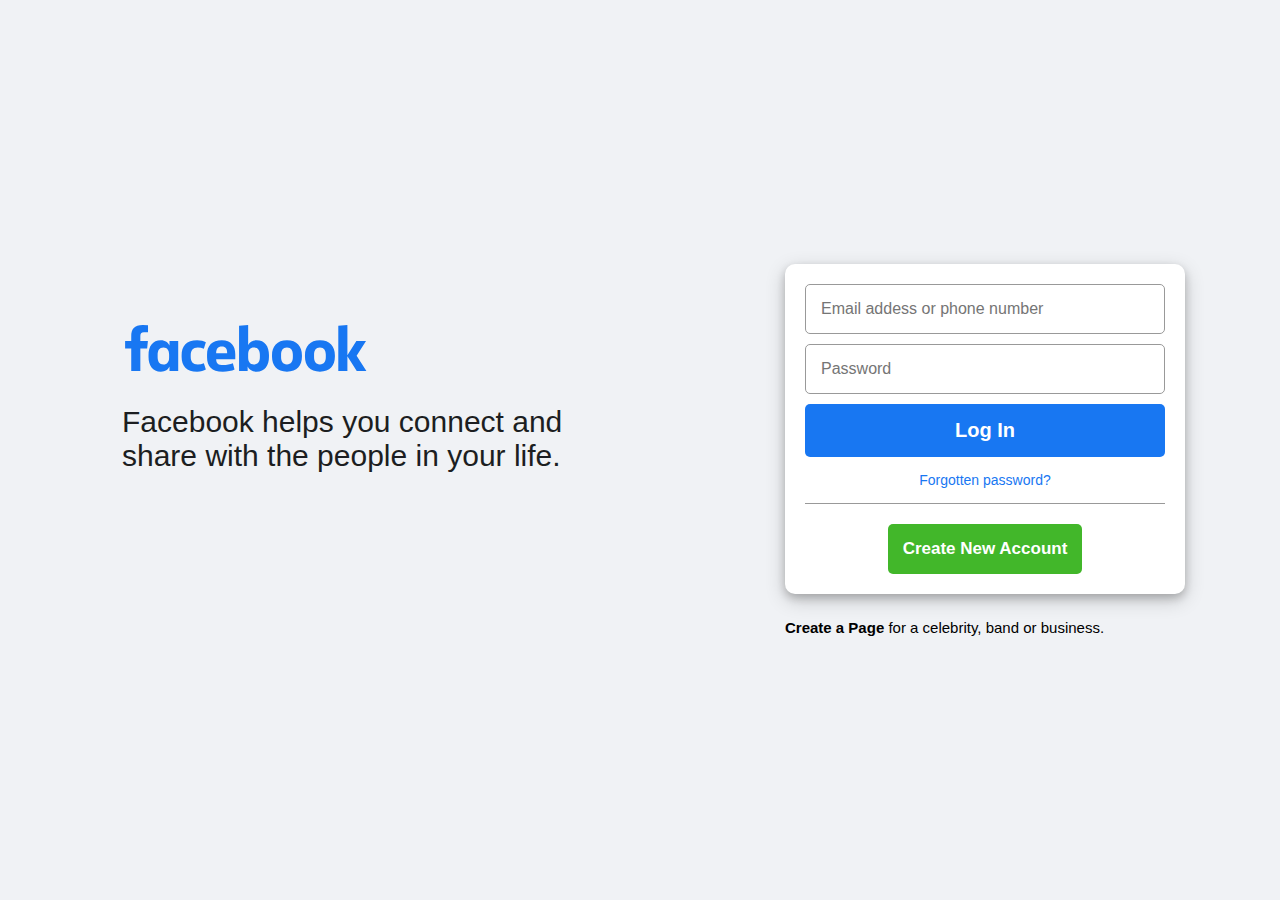
<file: html/index.html>
<!DOCTYPE html>
<html lang="en">
<head>
    <meta charset="UTF-8">
    <meta http-equiv="X-UA-Compatible" content="IE=edge">
    <meta name="viewport" content="width=device-width, initial-scale=1.0">
    <title>Responsive FaceBook Login Form</title>
    <link rel="stylesheet" href="../styles/style.css">
</head>
<body>
    
    <div class="container">
        <div class="left">
            <img src="../img/fb-logo.svg" alt="">
            <p>Facebook helps you connect and share with the people in your life.</p>
        </div>
        
        <div class="right">
            <form action="">
                <input type="text" placeholder="Email addess or phone number">
                <input type="password" placeholder="Password">
                <a href="" class="loginBtn">Log In</a>
                <a href="" class="forget">Forgotten password?</a>
                <div class="sign-up">
                    <a href="" class="signupBtn">Create New Account</a>
                </div>
            </form>
            <p><b>Create a Page</b> for a celebrity, band or business.</p>
        </div>
    </div>
</body>
</html>
</file>
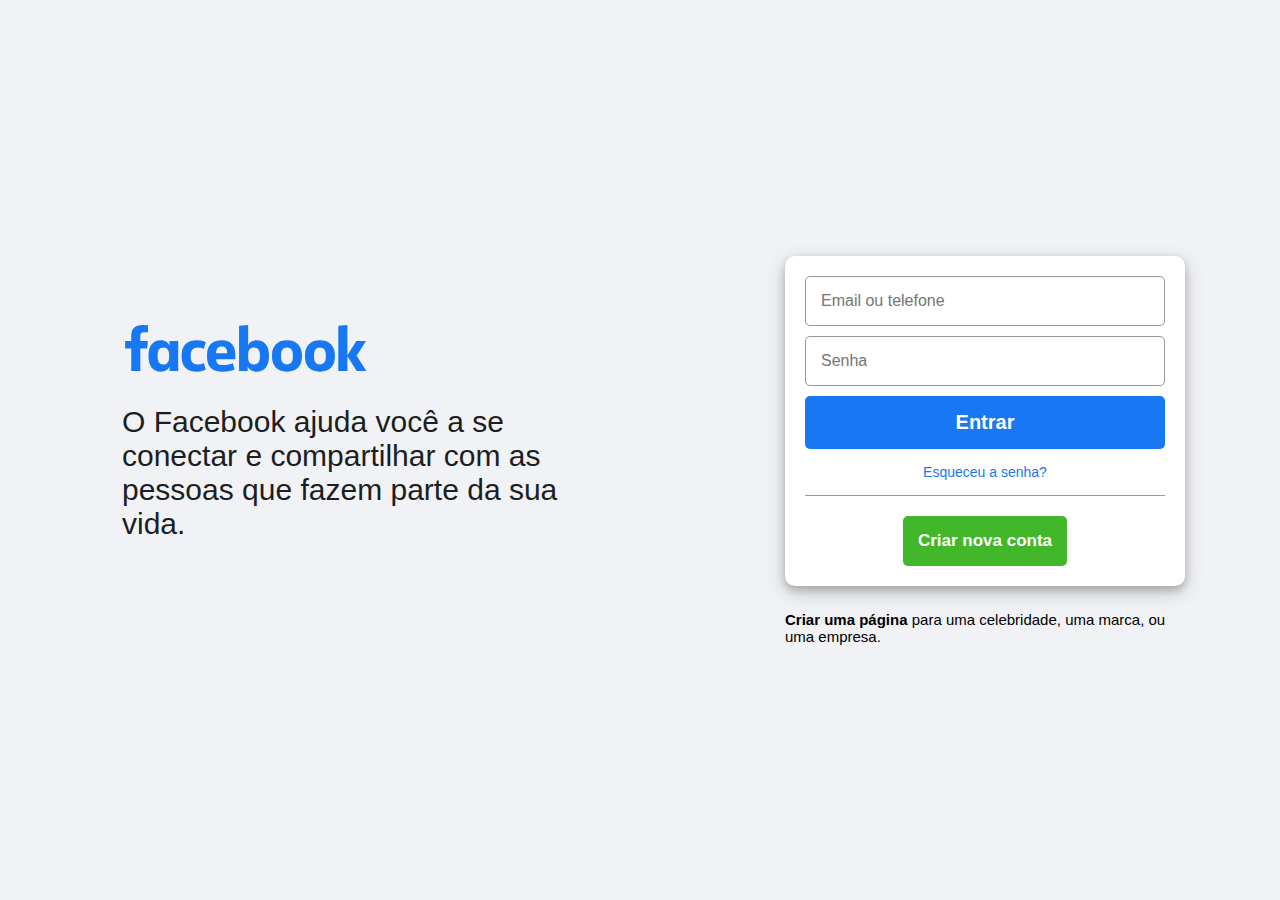
<file: html/login.html>
<!DOCTYPE html>
<html lang="en">

<head>
    <meta charset="UTF-8">
    <meta http-equiv="X-UA-Compatible" content="IE=edge">
    <meta name="viewport" content="width=device-width, initial-scale=1.0">
    <title>Facebook - entre ou cadastre-se</title>

    <link rel="stylesheet" href="../styles/style.css" >
</head>

<body>
    <!--Criando o container principal-->

    <div class="container">

        <div class="left">

            <img src="../img/fb-logo.svg" alt="">
            <p>
                O Facebook ajuda você a se conectar e compartilhar com as pessoas que fazem parte da sua vida.

            </p>
        </div>

        <!--Criando a div do lado direito (bloco right)-->
        <div class="right">

            <form action="">

                <input type="text" placeholder="Email ou telefone">
                <input type="password" placeholder="Senha">

                <!--Elemento contido no bloco right com modificador hover-->
                <a href="" class="loginBtn right__loginBtn--hover">Entrar</a>

                <!--Outro elemento contido no bloco right-->
                <a href="" class="forget">Esqueceu a senha?</a>
                
                    <!--Outro elemento contido no bloco right, ligando  bloco inicial ocom o bloco final-->
                    <div class="sign-up">
                    <a href="" class="signupBtn">Criar nova conta</a>
                </div>
            </form>

            <p>
                <strong>Criar uma página</strong> para uma celebridade, uma marca, ou uma empresa.
            </p>

        </div>


    </div>

</body>
</html>
</file>
<file: styles/style.css>
* {
    margin: 0;
    padding: 0;
    box-sizing: border-box;
}

body{
    display: flex;
    justify-content: center;
    align-items: center;
    width: 100%;
    height: 100vh;
    background-color: #f0f2f5;
}

.container{
    width: 100%;
    height: 100%;
    display: flex;
    justify-content: space-around;
    align-items: center;
    overflow: hidden;
}

.left .right, form{
    display: flex;
    align-content: center;
    justify-content: center;
    flex-direction: column;
    align-items: center;
    
}

.left{
    width: 500px;
    align-items: flex-start;
}

.left  img{
    height: 106px;
}

.left p{
    font-size: 30px;
    color: #1c1e21;
    height: 200px;
    font-family:'Roboto Condensed', sans-serif;
    position: relative;
    left: 27px;
}

.right{
    width: 400px;
}

form{
    background-color: #fff;
    border-radius: 10px;
    width: 400px;
    display: flex;
    padding: 20px;
    margin-bottom: 25px;
    box-shadow: 0 4px 8px 0 rgba(0,0,0,0.2), 0 6px 20px 0 rgba(0,0,0,0.19)
}

form input{
    width: 100%;
    padding: 15px;
    margin-bottom: 10px;
    border-radius: 5px;
    border: 1px solid #999;
    outline: none;
    font-size: 16px;
}

form input:focus{
    border: 1px solid #1877f2;
}

.loginBtn{
    background-color: #1877f2;
    padding: 15px;
    text-align: center;
    text-decoration: none;
    width: 100%;
    border-radius: 5px;
    color: #fff;
    font-size: 20px;
    font-family: 'Arial';
    font-weight: 700;
    transition:0.5s;
}

.loginBtn:hover{
    background-color: #4257b2;
}

.forget{
    margin:15px 0;
    text-decoration: none;
    color:#1877f2;
    font-family: "Arial";
    font-size: 14px;
}

.sign-up{
    padding-top: 20px;
    border-top: 1px solid #999;
    width: 100%;
    display: flex;
    justify-content: center;
}

.signupBtn{
    background-color: #42b72a;
    padding:15px ;
    text-align: center;
    text-decoration: none;
    border-radius: 5px;
    color: #fff;
    font-size: 17px;
    font-family: 'Arial';
    font-weight:600;
    transition:0.5s;
}

.signupBtn:hover{
    background-color: green;
}

.right p{
    font-family: 'Arial';
    font-size: 15px;
}

@media(max-width:950px){
    .container{
        flex-direction: column;
    }

    .left{
        width: 400px;
        align-content: center;
        align-items: center;
    }

    .left p{
        height: 75px;
        font-size: 24px;
    }
}

@media(max-width:500px){
    form{
        width:350px;
        align-content: center;
        align-items: center;
    }
}

@media(max-width:300px){
    .left img{
        height: 95px;
    }

    form{
        width: 250px;
        align-content: center;
        align-items: center;
        position: relative;
        top: -65px;
    }

    .left p,.right p{
        display: none;
    }

    form input, .forget, .loginBtn, .signupBtn{
        font-size: 12px;
    }
}
</file>
